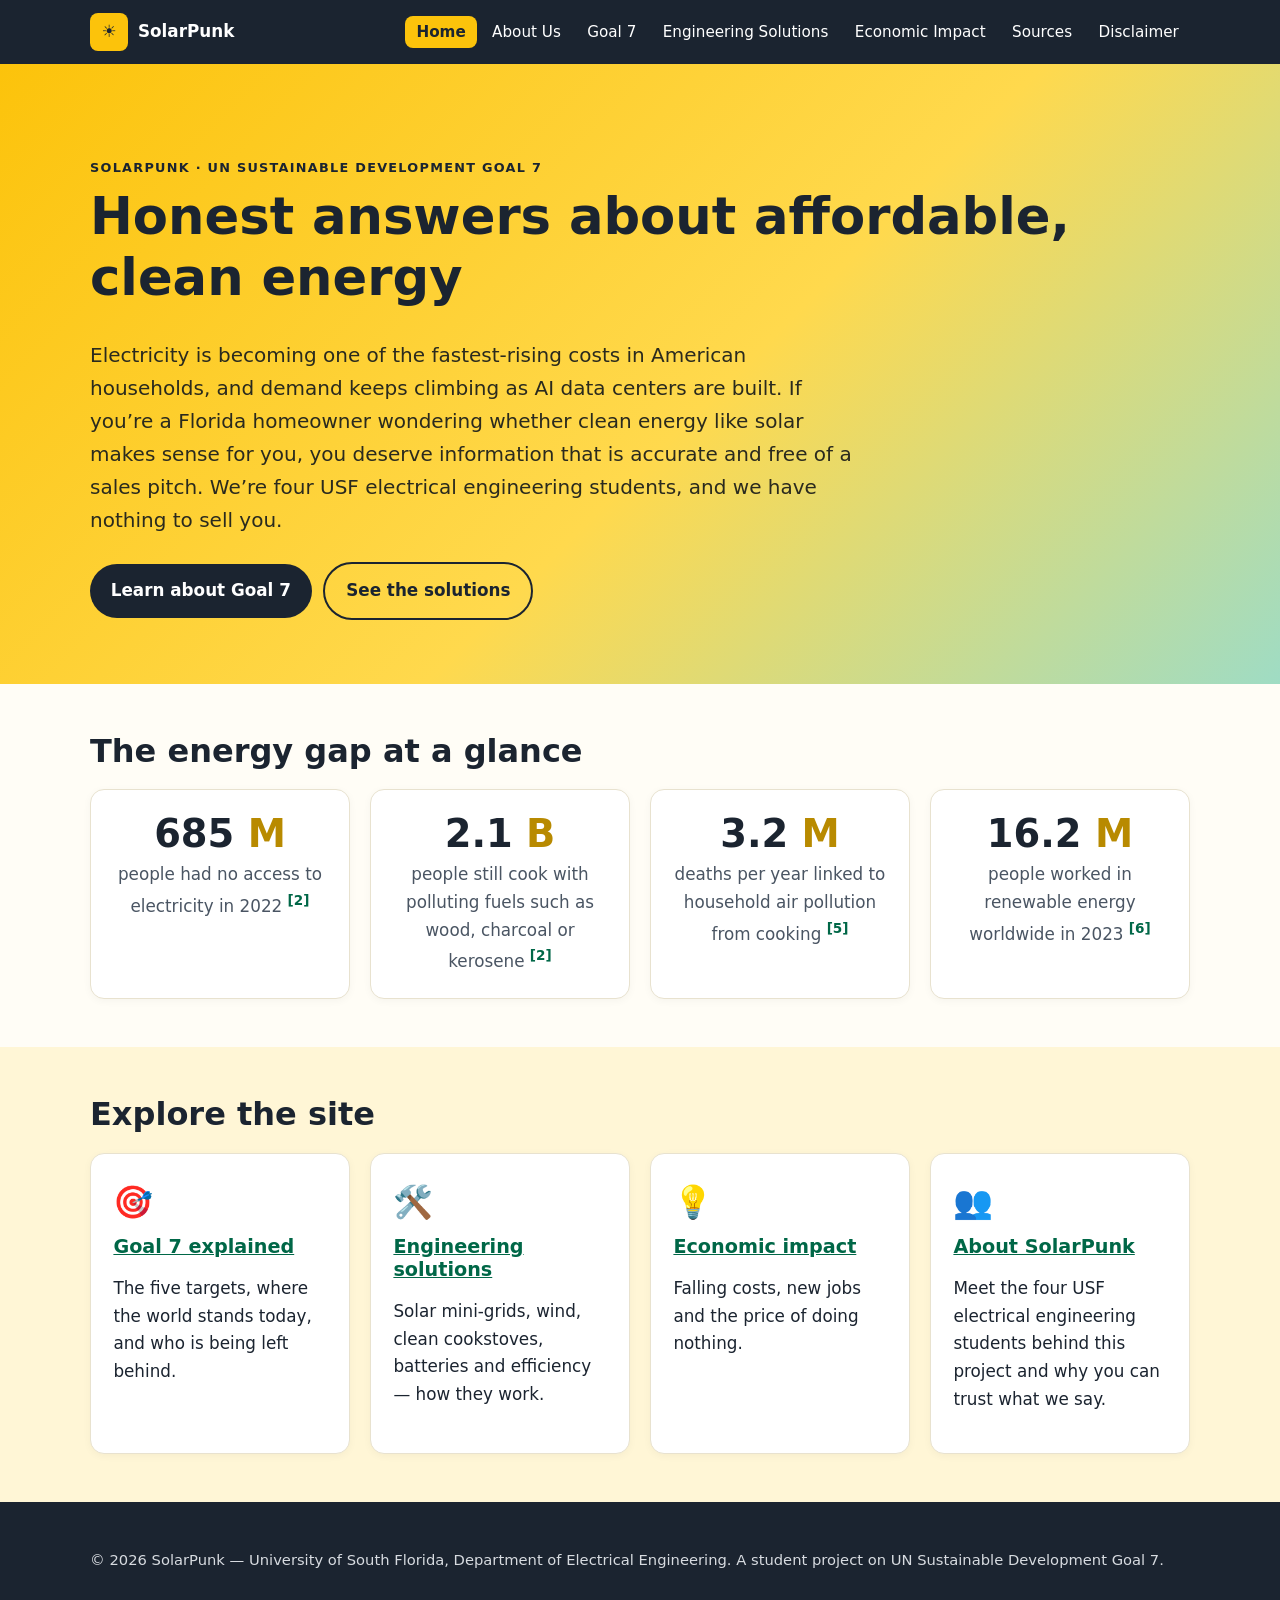
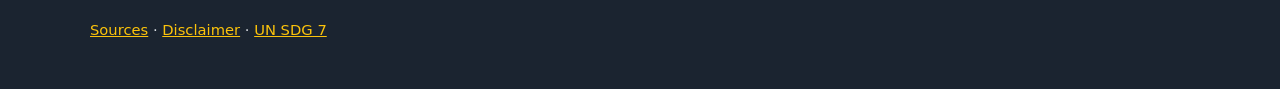
<file: index.html>
<!DOCTYPE html>
<html lang="en">
<head>
  <meta charset="UTF-8">
  <meta name="viewport" content="width=device-width, initial-scale=1">
  <title>Home | SolarPunk – SDG 7</title>
  <meta name="description" content="A public guide to UN Sustainable Development Goal 7: affordable, reliable, sustainable and modern energy for all.">
  <link rel="icon" href="data:image/svg+xml,<svg xmlns='http://www.w3.org/2000/svg' viewBox='0 0 100 100'><text y='.9em' font-size='90'>☀️</text></svg>">
  <link rel="stylesheet" href="css/styles.css">
</head>
<body>
  <a class="skip" href="#main">Skip to main content</a>
  <header class="site-header">
    <nav class="nav container" aria-label="Main">
      <a class="brand" href="index.html"><span class="brand-badge" aria-hidden="true">☀</span> SolarPunk</a>
      <button class="nav-toggle" aria-expanded="false" aria-controls="nav-links">☰ Menu</button>
      <ul class="nav-links" id="nav-links">
        <li><a href="index.html" aria-current="page">Home</a></li>
        <li><a href="about.html">About Us</a></li>
        <li><a href="goal7.html">Goal 7</a></li>
        <li><a href="engineering.html">Engineering Solutions</a></li>
        <li><a href="economic.html">Economic Impact</a></li>
        <li><a href="sources.html">Sources</a></li>
        <li><a href="disclaimer.html">Disclaimer</a></li>
      </ul>
    </nav>
  </header>
  <main id="main">
    <section class="hero">
      <div class="container">
        <p class="eyebrow">SolarPunk · UN Sustainable Development Goal 7</p>
        <h1>Honest answers about affordable, clean energy</h1>
        <p class="lead">Electricity is becoming one of the fastest-rising costs in American households, and demand keeps climbing as AI data centers are built. If you’re a Florida homeowner wondering whether clean energy like solar makes sense for you, you deserve information that is accurate and free of a sales pitch. We’re four USF electrical engineering students, and we have nothing to sell you.</p>
        <a class="btn" href="goal7.html">Learn about Goal 7</a>
        <a class="btn alt" href="engineering.html">See the solutions</a>
      </div>
    </section>

    <section>
      <div class="container">
        <h2>The energy gap at a glance</h2>
        <div class="grid">
          <div class="card stat"><strong>685<span> M</span></strong><p>people had no access to electricity in 2022 <a class="cite" href="sources.html#src2" aria-label="Source 2">[2]</a></p></div>
          <div class="card stat"><strong>2.1<span> B</span></strong><p>people still cook with polluting fuels such as wood, charcoal or kerosene <a class="cite" href="sources.html#src2" aria-label="Source 2">[2]</a></p></div>
          <div class="card stat"><strong>3.2<span> M</span></strong><p>deaths per year linked to household air pollution from cooking <a class="cite" href="sources.html#src5" aria-label="Source 5">[5]</a></p></div>
          <div class="card stat"><strong>16.2<span> M</span></strong><p>people worked in renewable energy worldwide in 2023 <a class="cite" href="sources.html#src6" aria-label="Source 6">[6]</a></p></div>
        </div>
      </div>
    </section>

    <section class="tint">
      <div class="container">
        <h2>Explore the site</h2>
        <div class="grid">
          <article class="card"><div class="icon" aria-hidden="true">🎯</div><h3><a href="goal7.html">Goal 7 explained</a></h3><p>The five targets, where the world stands today, and who is being left behind.</p></article>
          <article class="card"><div class="icon" aria-hidden="true">🛠️</div><h3><a href="engineering.html">Engineering solutions</a></h3><p>Solar mini-grids, wind, clean cookstoves, batteries and efficiency — how they work.</p></article>
          <article class="card"><div class="icon" aria-hidden="true">💡</div><h3><a href="economic.html">Economic impact</a></h3><p>Falling costs, new jobs and the price of doing nothing.</p></article>
          <article class="card"><div class="icon" aria-hidden="true">👥</div><h3><a href="about.html">About SolarPunk</a></h3><p>Meet the four USF electrical engineering students behind this project and why you can trust what we say.</p></article>
        </div>
      </div>
    </section>
  </main>
  <footer class="site-footer">
    <div class="container footer-grid">
      <p>© <span id="year">2026</span> SolarPunk — University of South Florida, Department of Electrical Engineering. A student project on UN Sustainable Development Goal 7.</p>
      <p><a href="sources.html">Sources</a> · <a href="disclaimer.html">Disclaimer</a> · <a href="https://sdgs.un.org/goals/goal7" rel="noopener">UN SDG 7</a></p>
    </div>
  </footer>
  <script src="js/main.js"></script>
</body>
</html>
</file>
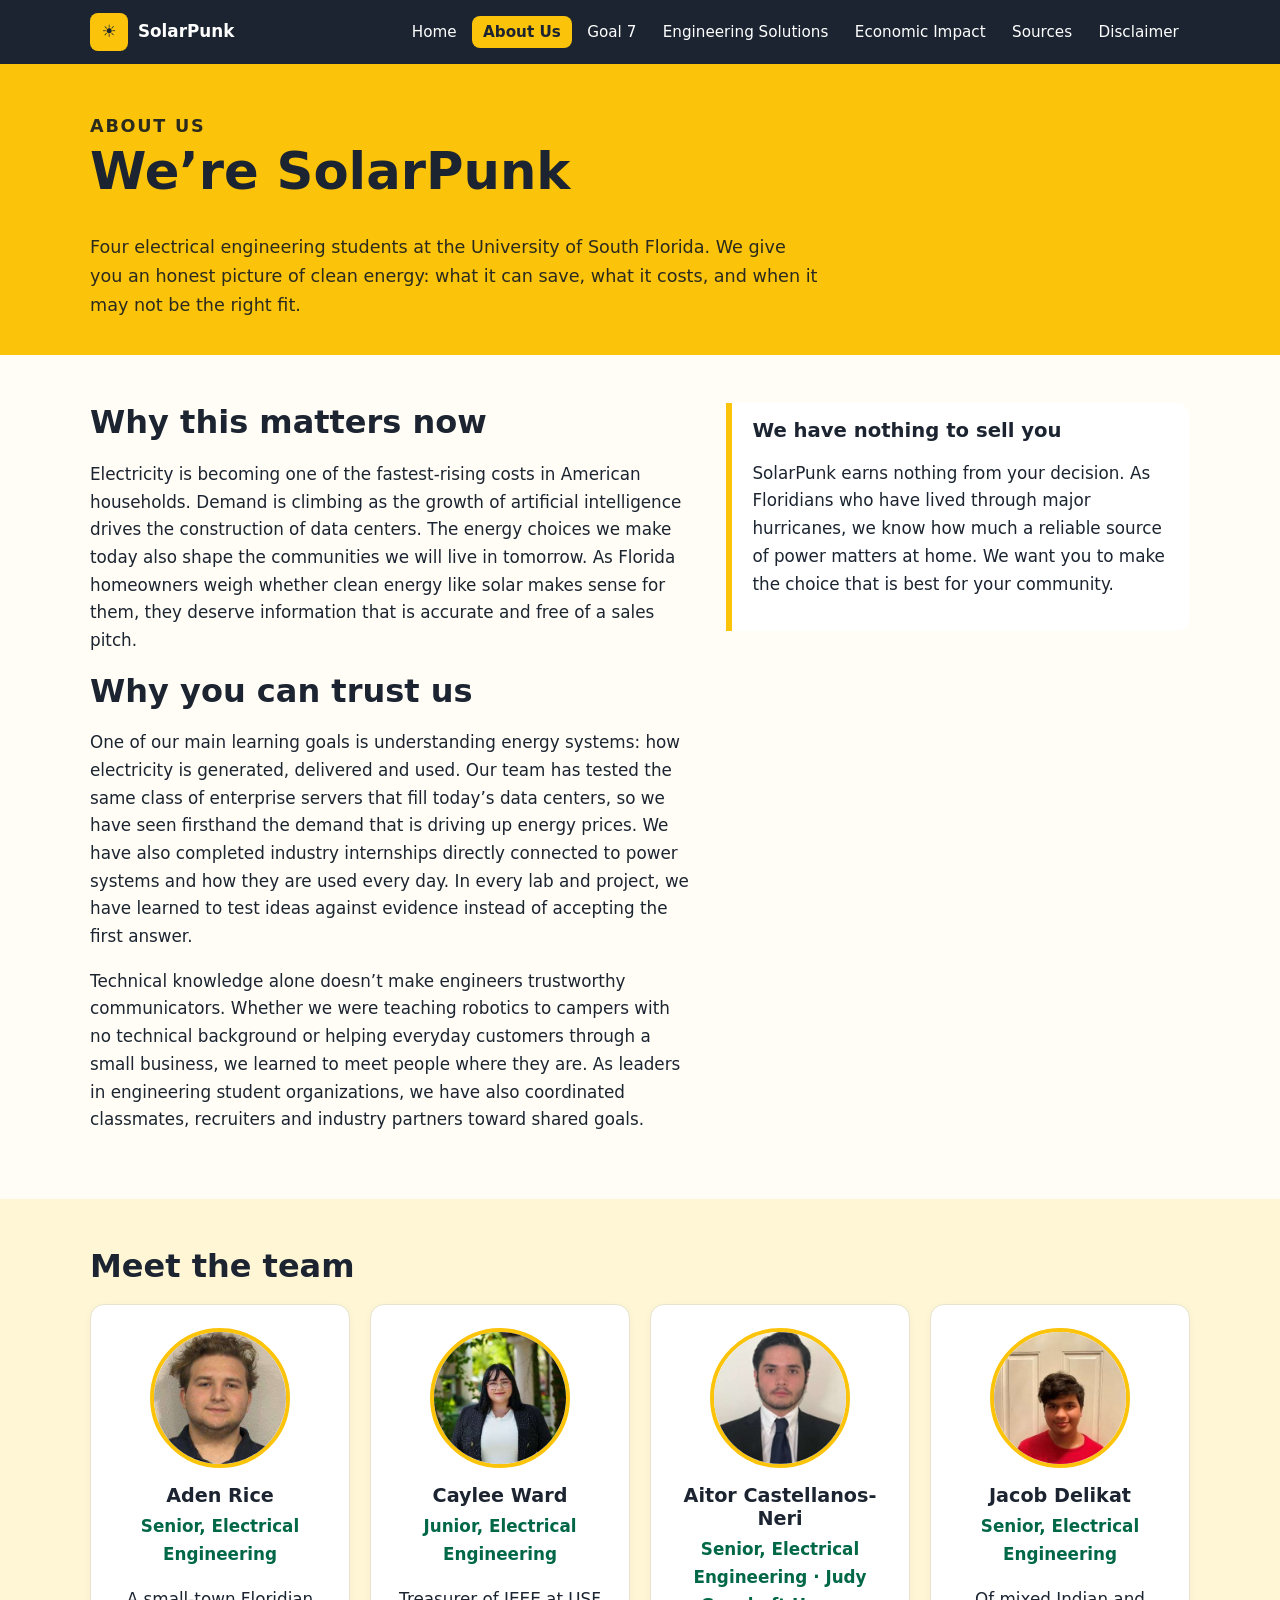
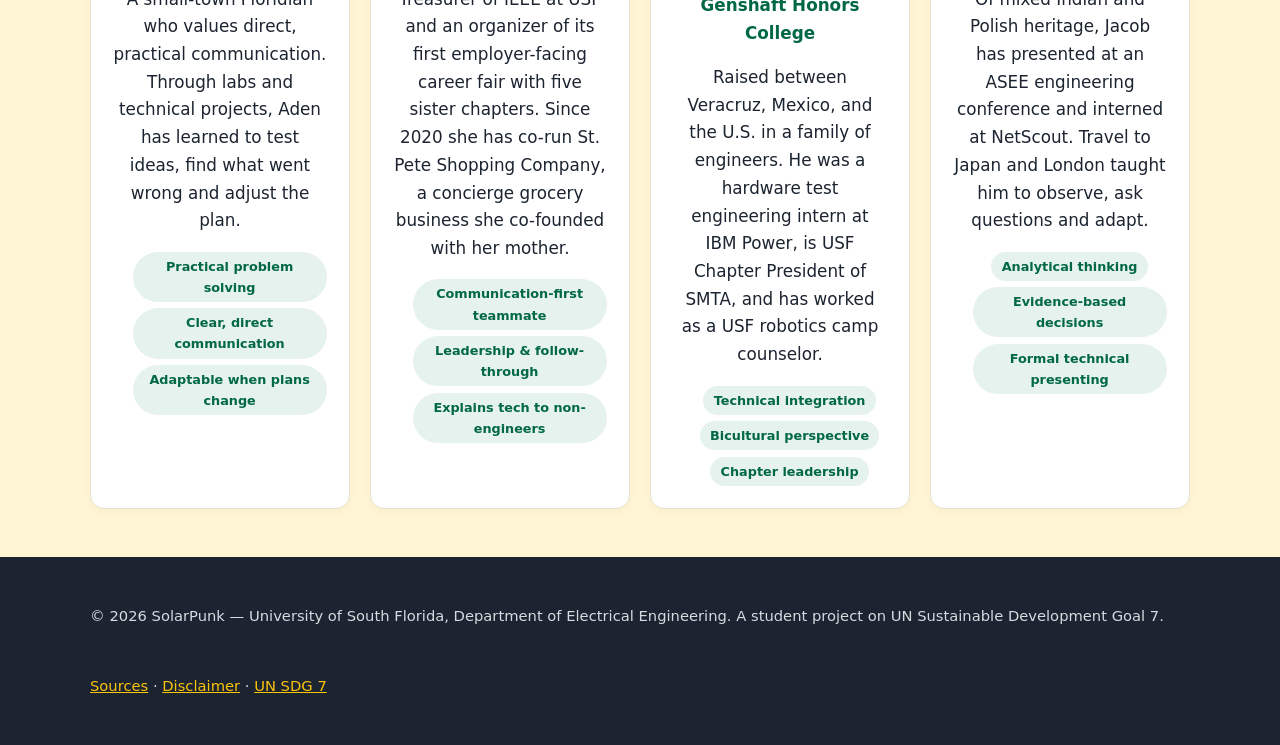
<file: about.html>
<!DOCTYPE html>
<html lang="en">
<head>
  <meta charset="UTF-8">
  <meta name="viewport" content="width=device-width, initial-scale=1">
  <title>About Us | SolarPunk – SDG 7</title>
  <meta name="description" content="Meet SolarPunk, four USF electrical engineering students behind this SDG 7 project.">
  <link rel="icon" href="data:image/svg+xml,<svg xmlns='http://www.w3.org/2000/svg' viewBox='0 0 100 100'><text y='.9em' font-size='90'>☀️</text></svg>">
  <link rel="stylesheet" href="css/styles.css">
</head>
<body>
  <a class="skip" href="#main">Skip to main content</a>
  <header class="site-header">
    <nav class="nav container" aria-label="Main">
      <a class="brand" href="index.html"><span class="brand-badge" aria-hidden="true">☀</span> SolarPunk</a>
      <button class="nav-toggle" aria-expanded="false" aria-controls="nav-links">☰ Menu</button>
      <ul class="nav-links" id="nav-links">
        <li><a href="index.html">Home</a></li>
        <li><a href="about.html" aria-current="page">About Us</a></li>
        <li><a href="goal7.html">Goal 7</a></li>
        <li><a href="engineering.html">Engineering Solutions</a></li>
        <li><a href="economic.html">Economic Impact</a></li>
        <li><a href="sources.html">Sources</a></li>
        <li><a href="disclaimer.html">Disclaimer</a></li>
      </ul>
    </nav>
  </header>
  <main id="main">
    <div class="page-banner"><div class="container">
      <p class="eyebrow">About us</p>
      <h1>We’re SolarPunk</h1>
      <p>Four electrical engineering students at the University of South Florida. We give you an honest picture of clean energy: what it can save, what it costs, and when it may not be the right fit.</p>
    </div></div>
    <section>
      <div class="container two-col">
        <div class="prose">
          <h2>Why this matters now</h2>
          <p>Electricity is becoming one of the fastest-rising costs in American households. Demand is climbing as the growth of artificial intelligence drives the construction of data centers. The energy choices we make today also shape the communities we will live in tomorrow. As Florida homeowners weigh whether clean energy like solar makes sense for them, they deserve information that is accurate and free of a sales pitch.</p>
          <h2>Why you can trust us</h2>
          <p>One of our main learning goals is understanding energy systems: how electricity is generated, delivered and used. Our team has tested the same class of enterprise servers that fill today’s data centers, so we have seen firsthand the demand that is driving up energy prices. We have also completed industry internships directly connected to power systems and how they are used every day. In every lab and project, we have learned to test ideas against evidence instead of accepting the first answer.</p>
          <p>Technical knowledge alone doesn’t make engineers trustworthy communicators. Whether we were teaching robotics to campers with no technical background or helping everyday customers through a small business, we learned to meet people where they are. As leaders in engineering student organizations, we have also coordinated classmates, recruiters and industry partners toward shared goals.</p>
        </div>
        <aside class="callout">
          <h3>We have nothing to sell you</h3>
          <p>SolarPunk earns nothing from your decision. As Floridians who have lived through major hurricanes, we know how much a reliable source of power matters at home. We want you to make the choice that is best for your community.</p>
        </aside>
      </div>
    </section>
    <section class="tint">
      <div class="container">
        <h2>Meet the team</h2>
        <div class="grid team">
          <article class="card member">
            <img class="photo" src="[data-uri]" alt="Portrait of Aden Rice" width="140" height="140" loading="lazy">
            <h3>Aden Rice</h3><p class="role">Senior, Electrical Engineering</p><p>A small-town Floridian who values direct, practical communication. Through labs and technical projects, Aden has learned to test ideas, find what went wrong and adjust the plan.</p>
            <ul class="tags"><li>Practical problem solving</li><li>Clear, direct communication</li><li>Adaptable when plans change</li></ul>
          </article>
          <article class="card member">
            <img class="photo" src="[data-uri]" alt="Portrait of Caylee Ward" width="140" height="140" loading="lazy">
            <h3>Caylee Ward</h3><p class="role">Junior, Electrical Engineering</p><p>Treasurer of IEEE at USF and an organizer of its first employer-facing career fair with five sister chapters. Since 2020 she has co-run St. Pete Shopping Company, a concierge grocery business she co-founded with her mother.</p>
            <ul class="tags"><li>Communication-first teammate</li><li>Leadership &amp; follow-through</li><li>Explains tech to non-engineers</li></ul>
          </article>
          <article class="card member">
            <img class="photo" src="[data-uri]" alt="Portrait of Aitor Castellanos-Neri" width="140" height="140" loading="lazy">
            <h3>Aitor Castellanos-Neri</h3><p class="role">Senior, Electrical Engineering · Judy Genshaft Honors College</p><p>Raised between Veracruz, Mexico, and the U.S. in a family of engineers. He was a hardware test engineering intern at IBM Power, is USF Chapter President of SMTA, and has worked as a USF robotics camp counselor.</p>
            <ul class="tags"><li>Technical integration</li><li>Bicultural perspective</li><li>Chapter leadership</li></ul>
          </article>
          <article class="card member">
            <img class="photo" src="[data-uri]" alt="Portrait of Jacob Delikat" width="140" height="140" loading="lazy">
            <h3>Jacob Delikat</h3><p class="role">Senior, Electrical Engineering</p><p>Of mixed Indian and Polish heritage, Jacob has presented at an ASEE engineering conference and interned at NetScout. Travel to Japan and London taught him to observe, ask questions and adapt.</p>
            <ul class="tags"><li>Analytical thinking</li><li>Evidence-based decisions</li><li>Formal technical presenting</li></ul>
          </article>
        </div>
      </div>
    </section>
  </main>
  <footer class="site-footer">
    <div class="container footer-grid">
      <p>© <span id="year">2026</span> SolarPunk — University of South Florida, Department of Electrical Engineering. A student project on UN Sustainable Development Goal 7.</p>
      <p><a href="sources.html">Sources</a> · <a href="disclaimer.html">Disclaimer</a> · <a href="https://sdgs.un.org/goals/goal7" rel="noopener">UN SDG 7</a></p>
    </div>
  </footer>
  <script src="js/main.js"></script>
</body>
</html>
</file>
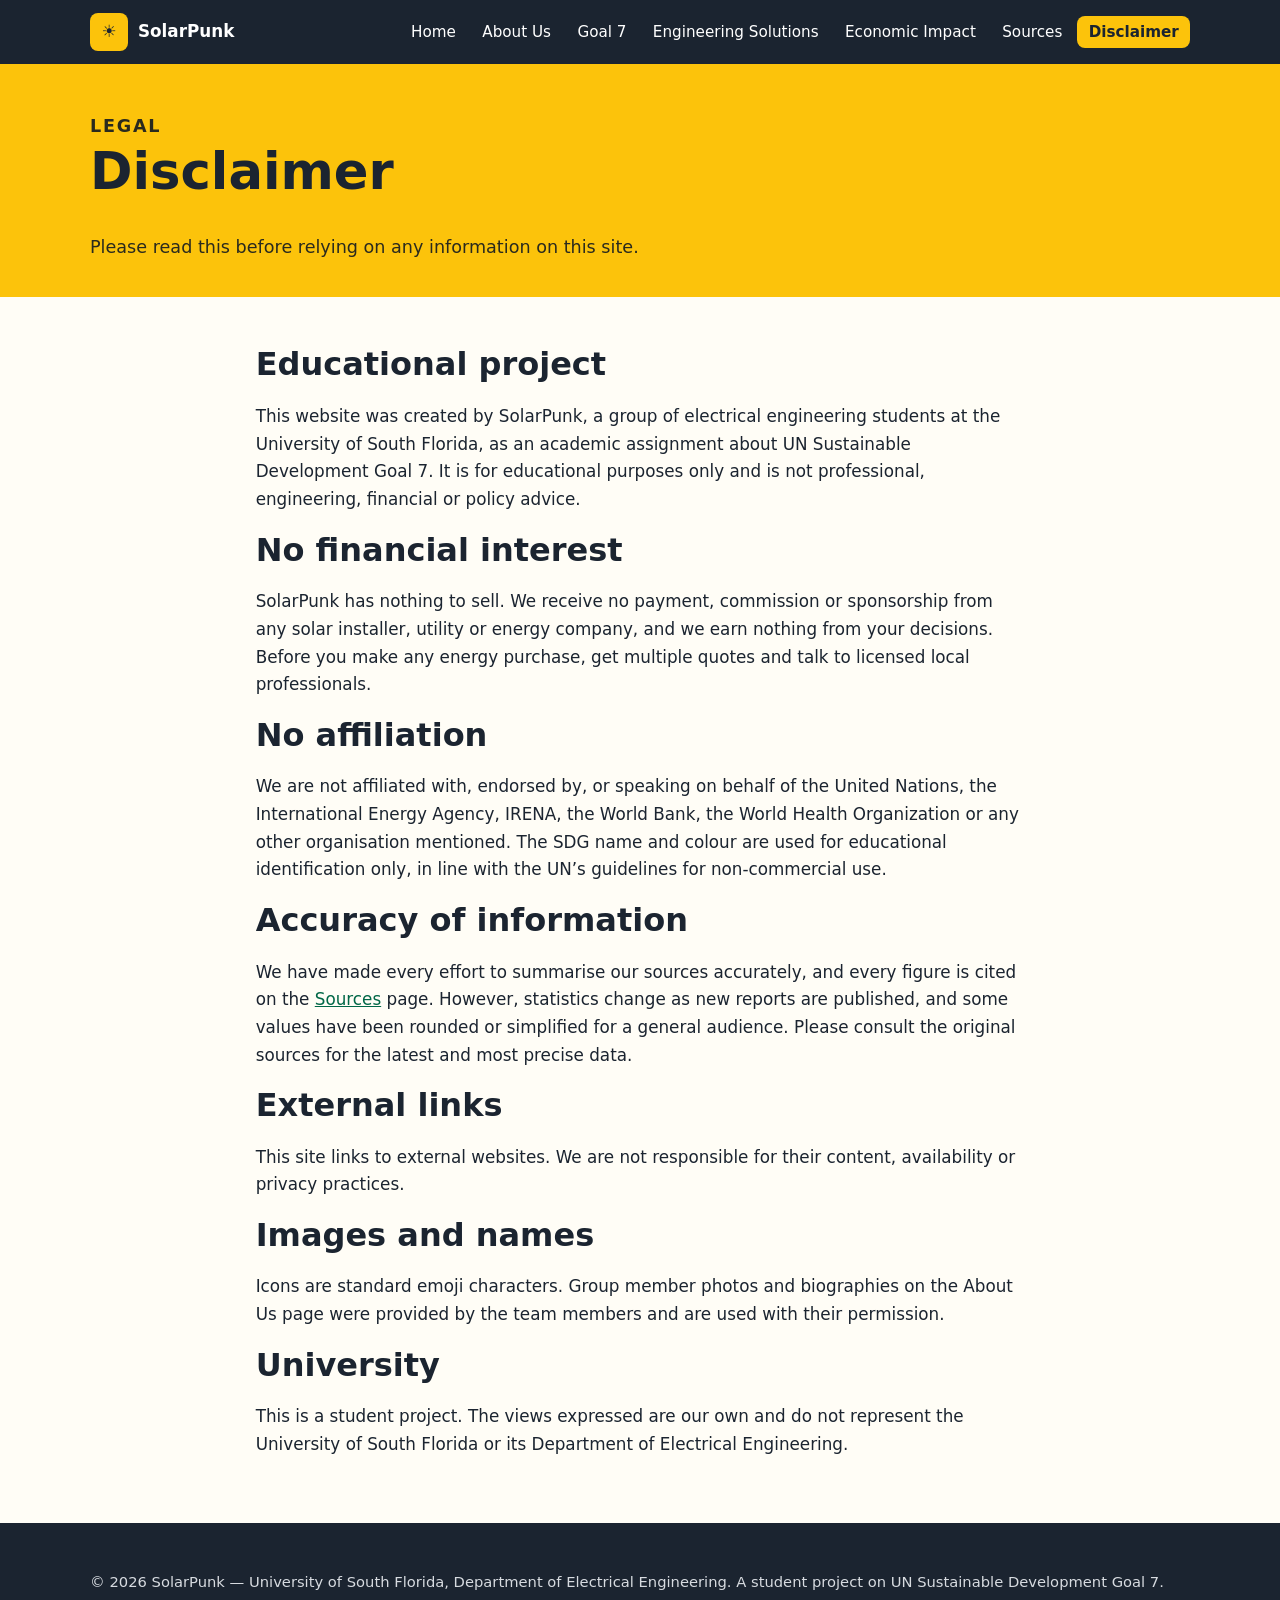
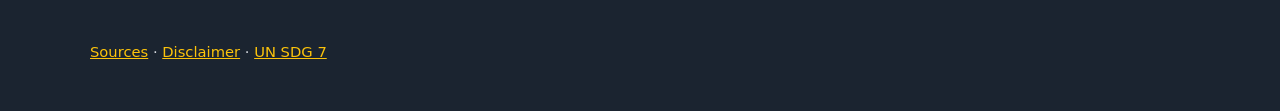
<file: disclaimer.html>
<!DOCTYPE html>
<html lang="en">
<head>
  <meta charset="UTF-8">
  <meta name="viewport" content="width=device-width, initial-scale=1">
  <title>Disclaimer | SolarPunk – SDG 7</title>
  <meta name="description" content="Disclaimer for the SolarPunk student SDG 7 website.">
  <link rel="icon" href="data:image/svg+xml,<svg xmlns='http://www.w3.org/2000/svg' viewBox='0 0 100 100'><text y='.9em' font-size='90'>☀️</text></svg>">
  <link rel="stylesheet" href="css/styles.css">
</head>
<body>
  <a class="skip" href="#main">Skip to main content</a>
  <header class="site-header">
    <nav class="nav container" aria-label="Main">
      <a class="brand" href="index.html"><span class="brand-badge" aria-hidden="true">☀</span> SolarPunk</a>
      <button class="nav-toggle" aria-expanded="false" aria-controls="nav-links">☰ Menu</button>
      <ul class="nav-links" id="nav-links">
        <li><a href="index.html">Home</a></li>
        <li><a href="about.html">About Us</a></li>
        <li><a href="goal7.html">Goal 7</a></li>
        <li><a href="engineering.html">Engineering Solutions</a></li>
        <li><a href="economic.html">Economic Impact</a></li>
        <li><a href="sources.html">Sources</a></li>
        <li><a href="disclaimer.html" aria-current="page">Disclaimer</a></li>
      </ul>
    </nav>
  </header>
  <main id="main">
    <div class="page-banner"><div class="container">
      <p class="eyebrow">Legal</p>
      <h1>Disclaimer</h1>
      <p>Please read this before relying on any information on this site.</p>
    </div></div>
    <section>
      <div class="container prose">
        <h2>Educational project</h2>
        <p>This website was created by SolarPunk, a group of electrical engineering students at the University of South Florida, as an academic assignment about UN Sustainable Development Goal 7. It is for educational purposes only and is not professional, engineering, financial or policy advice.</p>
        <h2>No financial interest</h2>
        <p>SolarPunk has nothing to sell. We receive no payment, commission or sponsorship from any solar installer, utility or energy company, and we earn nothing from your decisions. Before you make any energy purchase, get multiple quotes and talk to licensed local professionals.</p>
        <h2>No affiliation</h2>
        <p>We are not affiliated with, endorsed by, or speaking on behalf of the United Nations, the International Energy Agency, IRENA, the World Bank, the World Health Organization or any other organisation mentioned. The SDG name and colour are used for educational identification only, in line with the UN’s guidelines for non-commercial use.</p>
        <h2>Accuracy of information</h2>
        <p>We have made every effort to summarise our sources accurately, and every figure is cited on the <a href="sources.html">Sources</a> page. However, statistics change as new reports are published, and some values have been rounded or simplified for a general audience. Please consult the original sources for the latest and most precise data.</p>
        <h2>External links</h2>
        <p>This site links to external websites. We are not responsible for their content, availability or privacy practices.</p>
        <h2>Images and names</h2>
        <p>Icons are standard emoji characters. Group member photos and biographies on the About Us page were provided by the team members and are used with their permission.</p>
        <h2>University</h2>
        <p>This is a student project. The views expressed are our own and do not represent the University of South Florida or its Department of Electrical Engineering.</p>
      </div>
    </section>
  </main>
  <footer class="site-footer">
    <div class="container footer-grid">
      <p>© <span id="year">2026</span> SolarPunk — University of South Florida, Department of Electrical Engineering. A student project on UN Sustainable Development Goal 7.</p>
      <p><a href="sources.html">Sources</a> · <a href="disclaimer.html">Disclaimer</a> · <a href="https://sdgs.un.org/goals/goal7" rel="noopener">UN SDG 7</a></p>
    </div>
  </footer>
  <script src="js/main.js"></script>
</body>
</html>
</file>
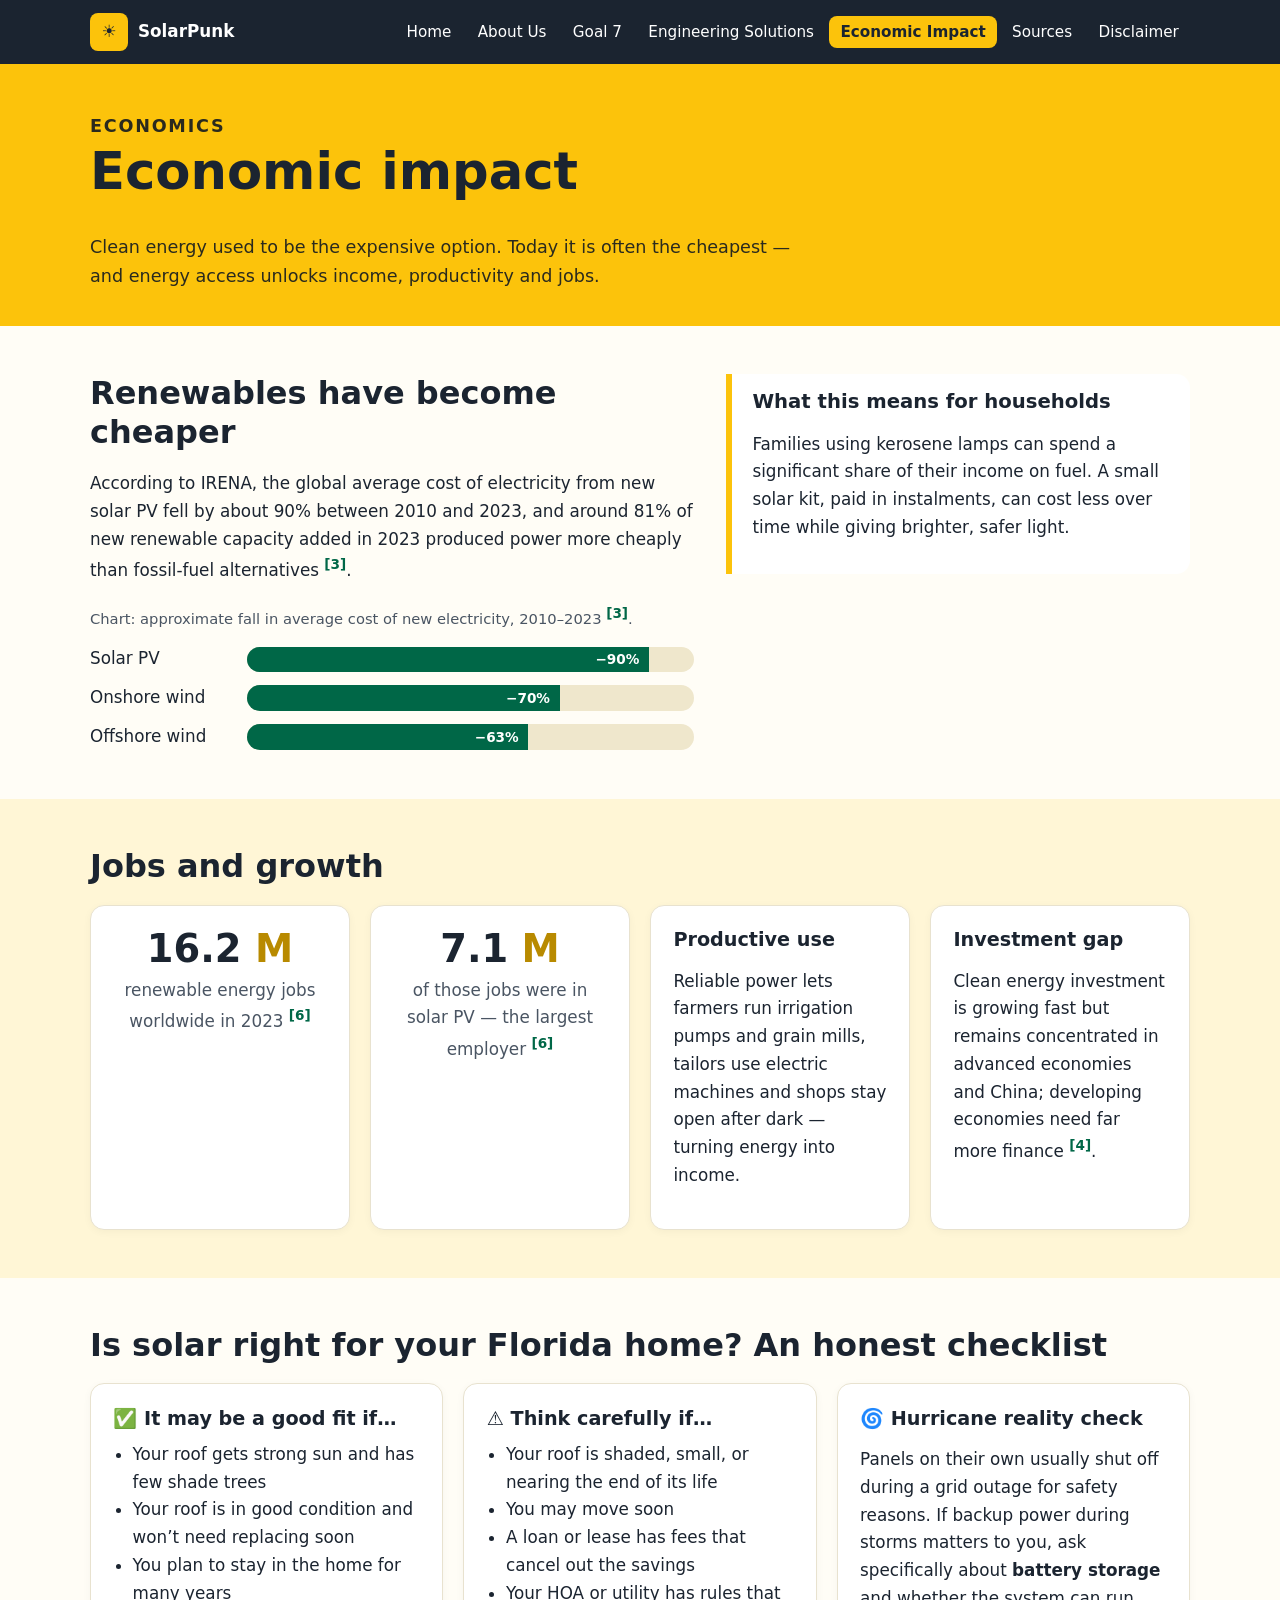
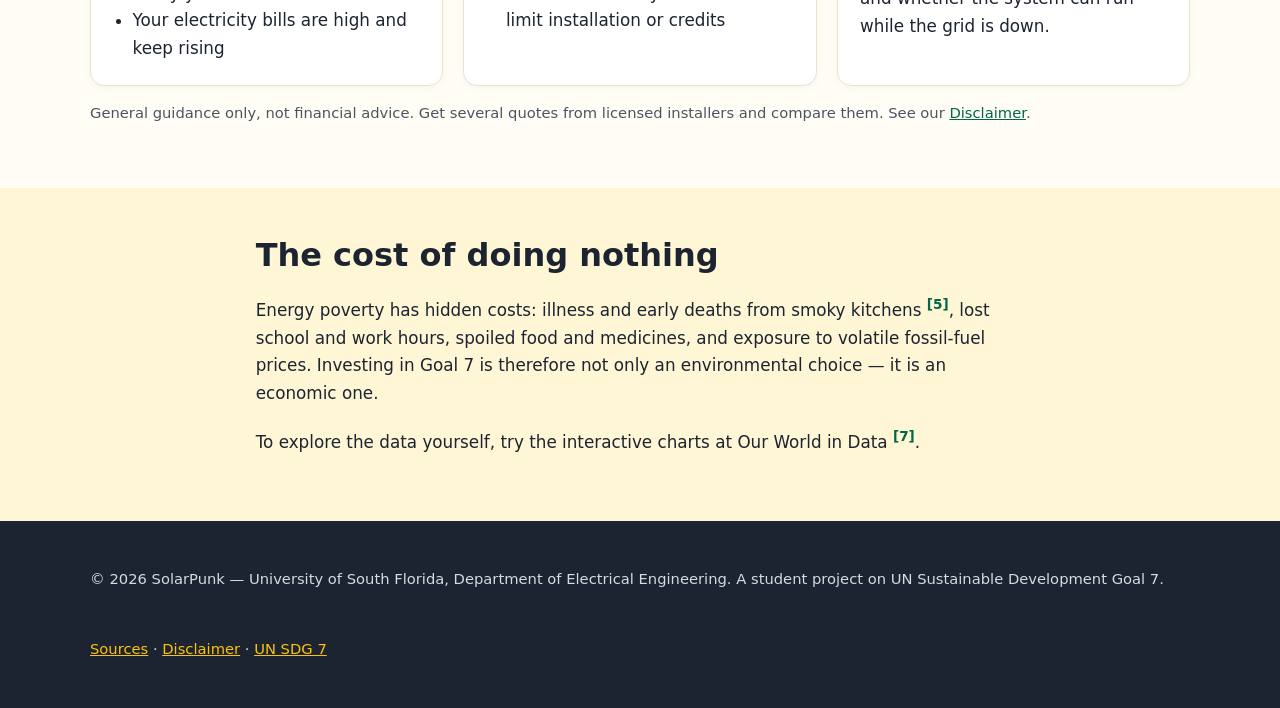
<file: economic.html>
<!DOCTYPE html>
<html lang="en">
<head>
  <meta charset="UTF-8">
  <meta name="viewport" content="width=device-width, initial-scale=1">
  <title>Economic Impact | SolarPunk – SDG 7</title>
  <meta name="description" content="The economics of SDG 7: falling renewable costs, green jobs, and the cost of energy poverty.">
  <link rel="icon" href="data:image/svg+xml,<svg xmlns='http://www.w3.org/2000/svg' viewBox='0 0 100 100'><text y='.9em' font-size='90'>☀️</text></svg>">
  <link rel="stylesheet" href="css/styles.css">
</head>
<body>
  <a class="skip" href="#main">Skip to main content</a>
  <header class="site-header">
    <nav class="nav container" aria-label="Main">
      <a class="brand" href="index.html"><span class="brand-badge" aria-hidden="true">☀</span> SolarPunk</a>
      <button class="nav-toggle" aria-expanded="false" aria-controls="nav-links">☰ Menu</button>
      <ul class="nav-links" id="nav-links">
        <li><a href="index.html">Home</a></li>
        <li><a href="about.html">About Us</a></li>
        <li><a href="goal7.html">Goal 7</a></li>
        <li><a href="engineering.html">Engineering Solutions</a></li>
        <li><a href="economic.html" aria-current="page">Economic Impact</a></li>
        <li><a href="sources.html">Sources</a></li>
        <li><a href="disclaimer.html">Disclaimer</a></li>
      </ul>
    </nav>
  </header>
  <main id="main">
    <div class="page-banner"><div class="container">
      <p class="eyebrow">Economics</p>
      <h1>Economic impact</h1>
      <p>Clean energy used to be the expensive option. Today it is often the cheapest — and energy access unlocks income, productivity and jobs.</p>
    </div></div>
    <section>
      <div class="container two-col">
        <div>
          <h2>Renewables have become cheaper</h2>
          <p>According to IRENA, the global average cost of electricity from new solar PV fell by about 90% between 2010 and 2023, and around 81% of new renewable capacity added in 2023 produced power more cheaply than fossil-fuel alternatives <a class="cite" href="sources.html#src3" aria-label="Source 3">[3]</a>.</p>
          <p class="note">Chart: approximate fall in average cost of new electricity, 2010–2023 <a class="cite" href="sources.html#src3" aria-label="Source 3">[3]</a>.</p>
          <div class="bars" role="img" aria-label="Bar chart: solar PV costs fell about 90 percent, onshore wind about 70 percent, offshore wind about 63 percent between 2010 and 2023.">
            <div class="bar"><span>Solar PV</span><div class="bar-track"><div class="bar-fill" data-width="90%">−90%</div></div></div>
            <div class="bar"><span>Onshore wind</span><div class="bar-track"><div class="bar-fill" data-width="70%">−70%</div></div></div>
            <div class="bar"><span>Offshore wind</span><div class="bar-track"><div class="bar-fill" data-width="63%">−63%</div></div></div>
          </div>
        </div>
        <aside class="callout">
          <h3>What this means for households</h3>
          <p>Families using kerosene lamps can spend a significant share of their income on fuel. A small solar kit, paid in instalments, can cost less over time while giving brighter, safer light.</p>
        </aside>
      </div>
    </section>
    <section class="tint">
      <div class="container">
        <h2>Jobs and growth</h2>
        <div class="grid">
          <div class="card stat"><strong>16.2<span> M</span></strong><p>renewable energy jobs worldwide in 2023 <a class="cite" href="sources.html#src6" aria-label="Source 6">[6]</a></p></div>
          <div class="card stat"><strong>7.1<span> M</span></strong><p>of those jobs were in solar PV — the largest employer <a class="cite" href="sources.html#src6" aria-label="Source 6">[6]</a></p></div>
          <div class="card"><h3>Productive use</h3><p>Reliable power lets farmers run irrigation pumps and grain mills, tailors use electric machines and shops stay open after dark — turning energy into income.</p></div>
          <div class="card"><h3>Investment gap</h3><p>Clean energy investment is growing fast but remains concentrated in advanced economies and China; developing economies need far more finance <a class="cite" href="sources.html#src4" aria-label="Source 4">[4]</a>.</p></div>
        </div>
      </div>
    </section>
    <section>
      <div class="container">
        <h2>Is solar right for your Florida home? An honest checklist</h2>
        <div class="grid">
          <div class="card"><h3>✅ It may be a good fit if…</h3><ul><li>Your roof gets strong sun and has few shade trees</li><li>Your roof is in good condition and won’t need replacing soon</li><li>You plan to stay in the home for many years</li><li>Your electricity bills are high and keep rising</li></ul></div>
          <div class="card"><h3>⚠️ Think carefully if…</h3><ul><li>Your roof is shaded, small, or nearing the end of its life</li><li>You may move soon</li><li>A loan or lease has fees that cancel out the savings</li><li>Your HOA or utility has rules that limit installation or credits</li></ul></div>
          <div class="card"><h3>🌀 Hurricane reality check</h3><p>Panels on their own usually shut off during a grid outage for safety reasons. If backup power during storms matters to you, ask specifically about <strong>battery storage</strong> and whether the system can run while the grid is down.</p></div>
        </div>
        <p class="note">General guidance only, not financial advice. Get several quotes from licensed installers and compare them. See our <a href="disclaimer.html">Disclaimer</a>.</p>
      </div>
    </section>
    <section class="tint">
      <div class="container prose">
        <h2>The cost of doing nothing</h2>
        <p>Energy poverty has hidden costs: illness and early deaths from smoky kitchens <a class="cite" href="sources.html#src5" aria-label="Source 5">[5]</a>, lost school and work hours, spoiled food and medicines, and exposure to volatile fossil-fuel prices. Investing in Goal 7 is therefore not only an environmental choice — it is an economic one.</p>
        <p>To explore the data yourself, try the interactive charts at Our World in Data <a class="cite" href="sources.html#src7" aria-label="Source 7">[7]</a>.</p>
      </div>
    </section>
  </main>
  <footer class="site-footer">
    <div class="container footer-grid">
      <p>© <span id="year">2026</span> SolarPunk — University of South Florida, Department of Electrical Engineering. A student project on UN Sustainable Development Goal 7.</p>
      <p><a href="sources.html">Sources</a> · <a href="disclaimer.html">Disclaimer</a> · <a href="https://sdgs.un.org/goals/goal7" rel="noopener">UN SDG 7</a></p>
    </div>
  </footer>
  <script src="js/main.js"></script>
</body>
</html>
</file>
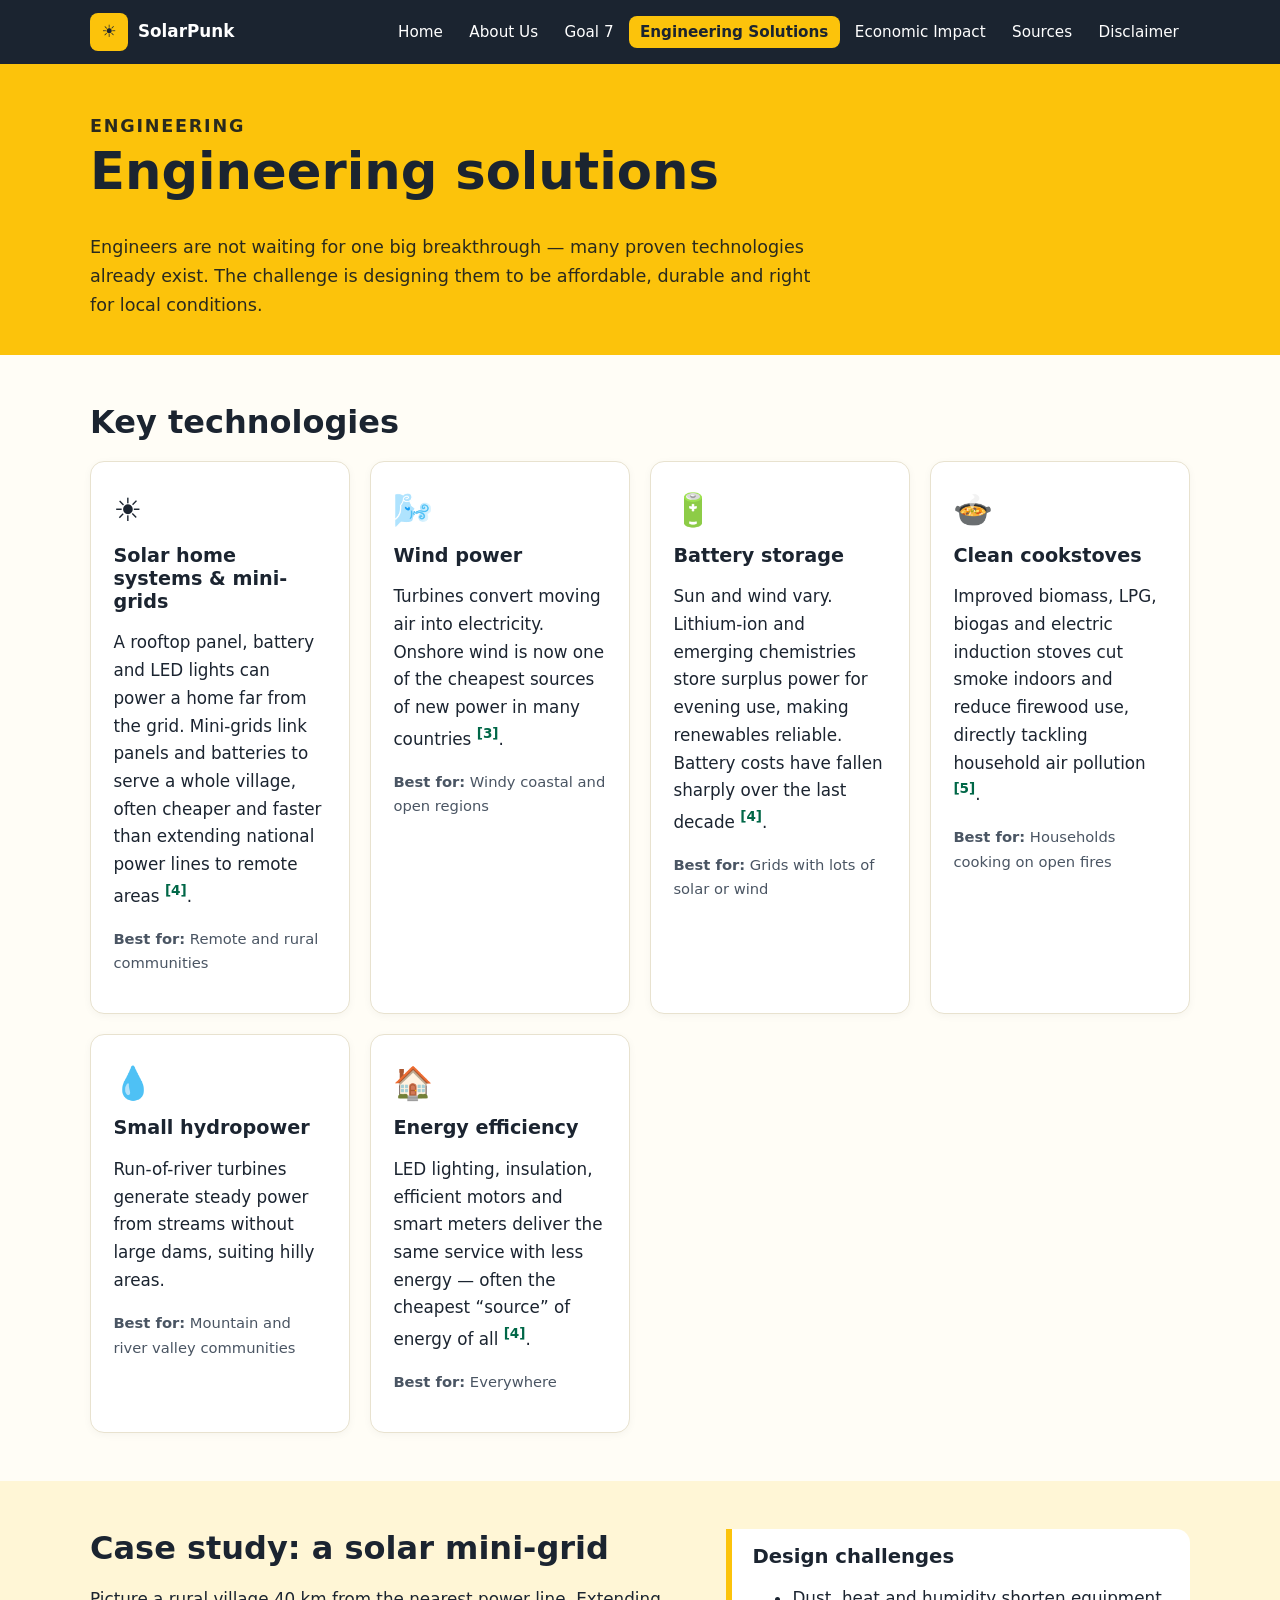
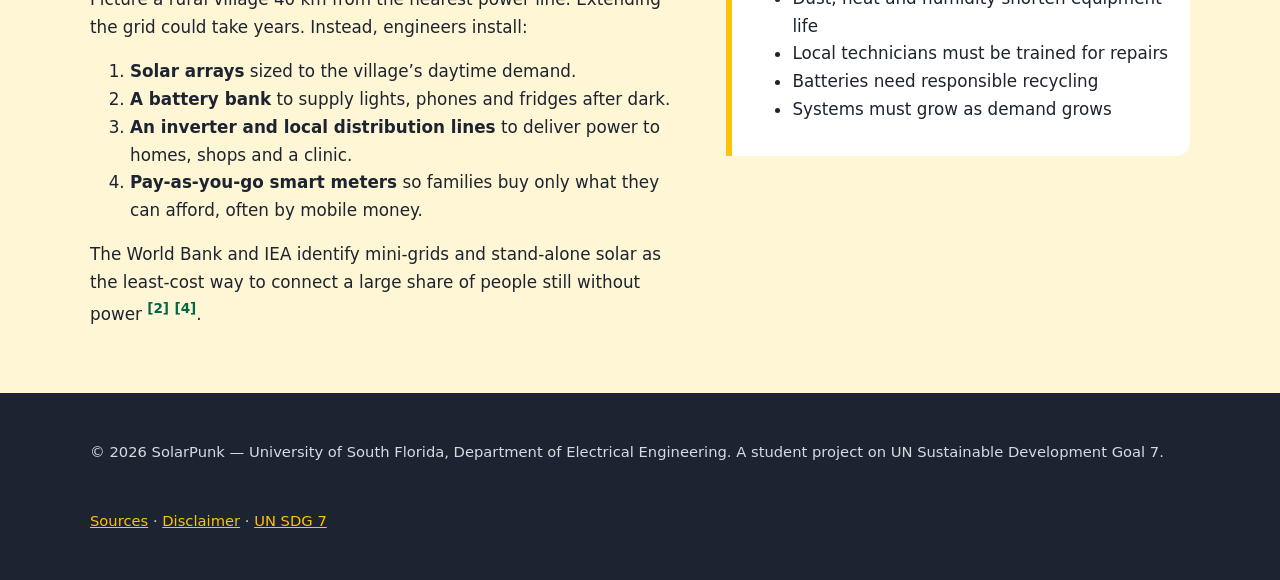
<file: engineering.html>
<!DOCTYPE html>
<html lang="en">
<head>
  <meta charset="UTF-8">
  <meta name="viewport" content="width=device-width, initial-scale=1">
  <title>Engineering Solutions | SolarPunk – SDG 7</title>
  <meta name="description" content="Engineering technologies helping achieve SDG 7: solar, wind, storage, clean cooking and efficiency.">
  <link rel="icon" href="data:image/svg+xml,<svg xmlns='http://www.w3.org/2000/svg' viewBox='0 0 100 100'><text y='.9em' font-size='90'>☀️</text></svg>">
  <link rel="stylesheet" href="css/styles.css">
</head>
<body>
  <a class="skip" href="#main">Skip to main content</a>
  <header class="site-header">
    <nav class="nav container" aria-label="Main">
      <a class="brand" href="index.html"><span class="brand-badge" aria-hidden="true">☀</span> SolarPunk</a>
      <button class="nav-toggle" aria-expanded="false" aria-controls="nav-links">☰ Menu</button>
      <ul class="nav-links" id="nav-links">
        <li><a href="index.html">Home</a></li>
        <li><a href="about.html">About Us</a></li>
        <li><a href="goal7.html">Goal 7</a></li>
        <li><a href="engineering.html" aria-current="page">Engineering Solutions</a></li>
        <li><a href="economic.html">Economic Impact</a></li>
        <li><a href="sources.html">Sources</a></li>
        <li><a href="disclaimer.html">Disclaimer</a></li>
      </ul>
    </nav>
  </header>
  <main id="main">
    <div class="page-banner"><div class="container">
      <p class="eyebrow">Engineering</p>
      <h1>Engineering solutions</h1>
      <p>Engineers are not waiting for one big breakthrough — many proven technologies already exist. The challenge is designing them to be affordable, durable and right for local conditions.</p>
    </div></div>
    <section>
      <div class="container">
        <h2>Key technologies</h2>
        <div class="grid">
          <article class="card"><div class="icon" aria-hidden="true">☀️</div><h3>Solar home systems &amp; mini-grids</h3><p>A rooftop panel, battery and LED lights can power a home far from the grid. Mini-grids link panels and batteries to serve a whole village, often cheaper and faster than extending national power lines to remote areas <a class="cite" href="sources.html#src4" aria-label="Source 4">[4]</a>.</p><p class="note"><strong>Best for:</strong> Remote and rural communities</p></article>
          <article class="card"><div class="icon" aria-hidden="true">🌬️</div><h3>Wind power</h3><p>Turbines convert moving air into electricity. Onshore wind is now one of the cheapest sources of new power in many countries <a class="cite" href="sources.html#src3" aria-label="Source 3">[3]</a>.</p><p class="note"><strong>Best for:</strong> Windy coastal and open regions</p></article>
          <article class="card"><div class="icon" aria-hidden="true">🔋</div><h3>Battery storage</h3><p>Sun and wind vary. Lithium-ion and emerging chemistries store surplus power for evening use, making renewables reliable. Battery costs have fallen sharply over the last decade <a class="cite" href="sources.html#src4" aria-label="Source 4">[4]</a>.</p><p class="note"><strong>Best for:</strong> Grids with lots of solar or wind</p></article>
          <article class="card"><div class="icon" aria-hidden="true">🍲</div><h3>Clean cookstoves</h3><p>Improved biomass, LPG, biogas and electric induction stoves cut smoke indoors and reduce firewood use, directly tackling household air pollution <a class="cite" href="sources.html#src5" aria-label="Source 5">[5]</a>.</p><p class="note"><strong>Best for:</strong> Households cooking on open fires</p></article>
          <article class="card"><div class="icon" aria-hidden="true">💧</div><h3>Small hydropower</h3><p>Run-of-river turbines generate steady power from streams without large dams, suiting hilly areas.</p><p class="note"><strong>Best for:</strong> Mountain and river valley communities</p></article>
          <article class="card"><div class="icon" aria-hidden="true">🏠</div><h3>Energy efficiency</h3><p>LED lighting, insulation, efficient motors and smart meters deliver the same service with less energy — often the cheapest “source” of energy of all <a class="cite" href="sources.html#src4" aria-label="Source 4">[4]</a>.</p><p class="note"><strong>Best for:</strong> Everywhere</p></article>
        </div>
      </div>
    </section>
    <section class="tint">
      <div class="container two-col">
        <div class="prose">
          <h2>Case study: a solar mini-grid</h2>
          <p>Picture a rural village 40 km from the nearest power line. Extending the grid could take years. Instead, engineers install:</p>
          <ol>
            <li><strong>Solar arrays</strong> sized to the village’s daytime demand.</li>
            <li><strong>A battery bank</strong> to supply lights, phones and fridges after dark.</li>
            <li><strong>An inverter and local distribution lines</strong> to deliver power to homes, shops and a clinic.</li>
            <li><strong>Pay-as-you-go smart meters</strong> so families buy only what they can afford, often by mobile money.</li>
          </ol>
          <p>The World Bank and IEA identify mini-grids and stand-alone solar as the least-cost way to connect a large share of people still without power <a class="cite" href="sources.html#src2" aria-label="Source 2">[2]</a> <a class="cite" href="sources.html#src4" aria-label="Source 4">[4]</a>.</p>
        </div>
        <aside class="callout">
          <h3>Design challenges</h3>
          <ul>
            <li>Dust, heat and humidity shorten equipment life</li>
            <li>Local technicians must be trained for repairs</li>
            <li>Batteries need responsible recycling</li>
            <li>Systems must grow as demand grows</li>
          </ul>
        </aside>
      </div>
    </section>
  </main>
  <footer class="site-footer">
    <div class="container footer-grid">
      <p>© <span id="year">2026</span> SolarPunk — University of South Florida, Department of Electrical Engineering. A student project on UN Sustainable Development Goal 7.</p>
      <p><a href="sources.html">Sources</a> · <a href="disclaimer.html">Disclaimer</a> · <a href="https://sdgs.un.org/goals/goal7" rel="noopener">UN SDG 7</a></p>
    </div>
  </footer>
  <script src="js/main.js"></script>
</body>
</html>
</file>
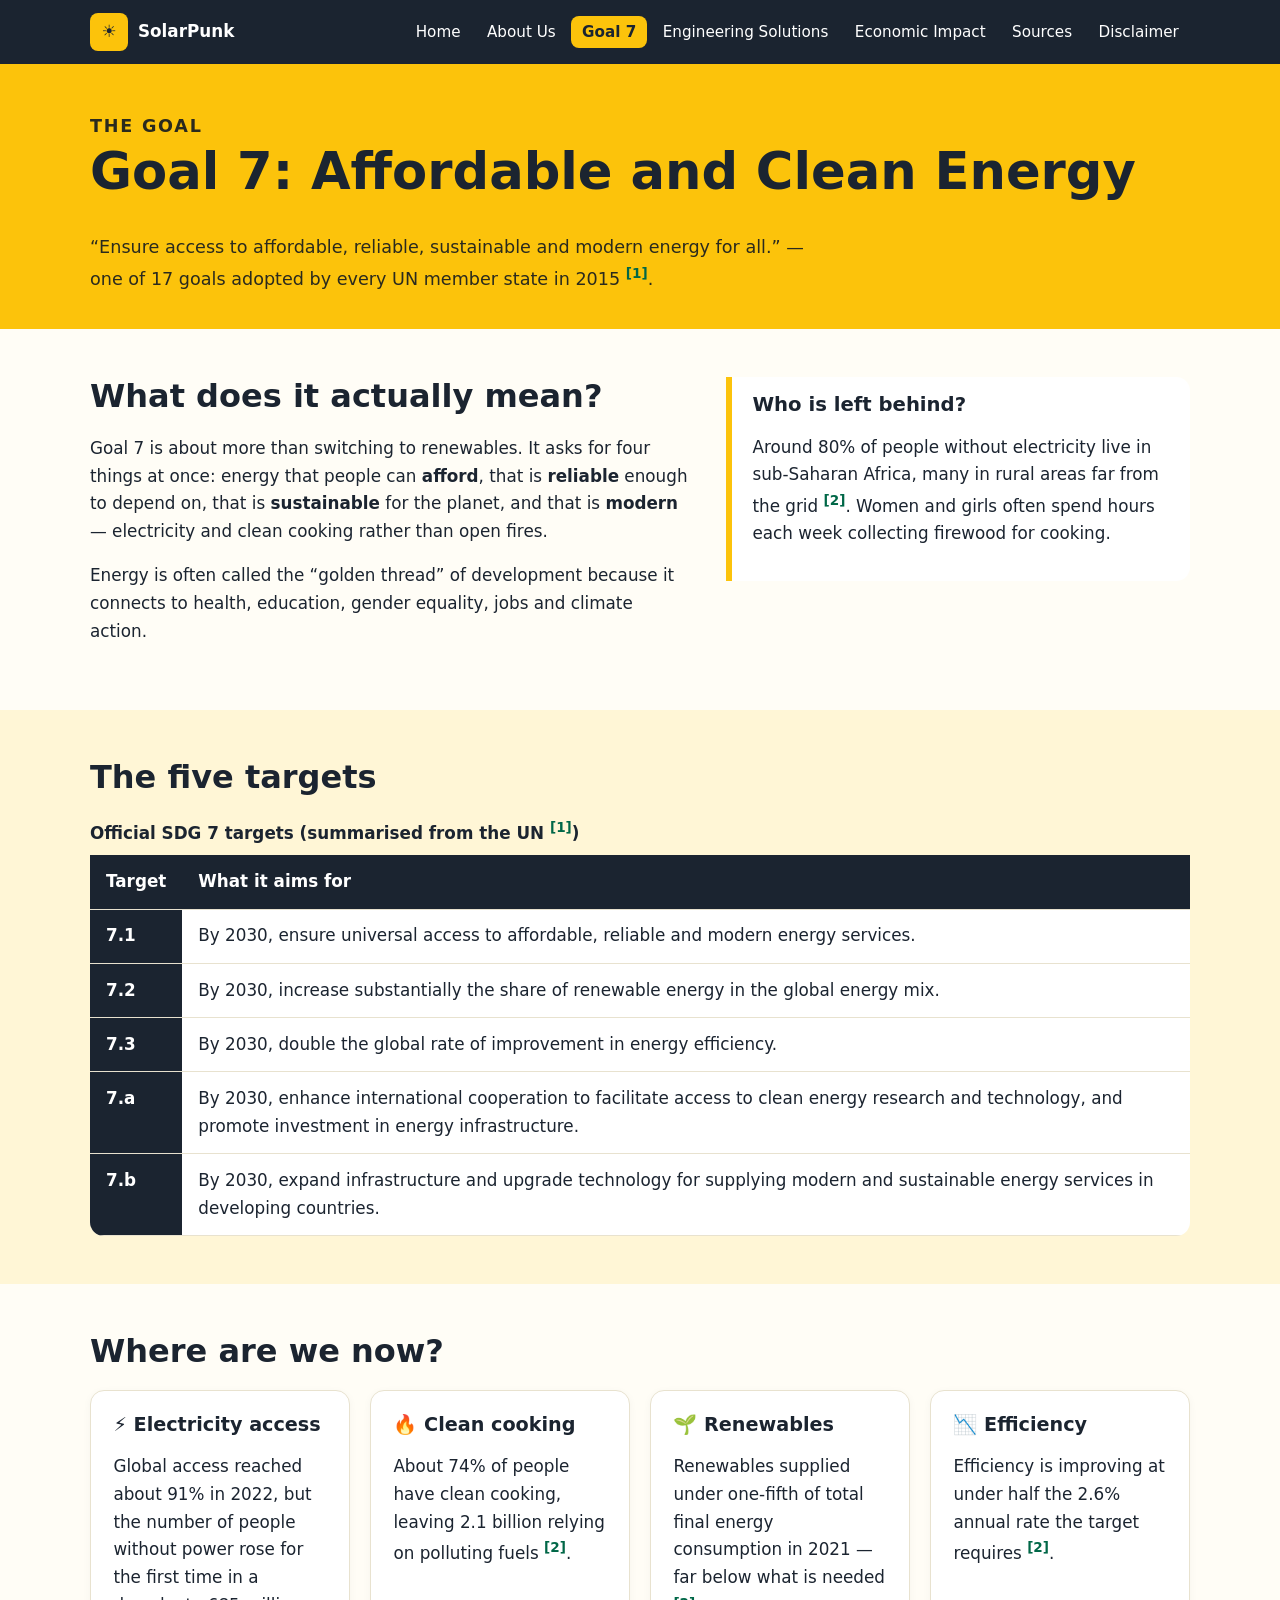
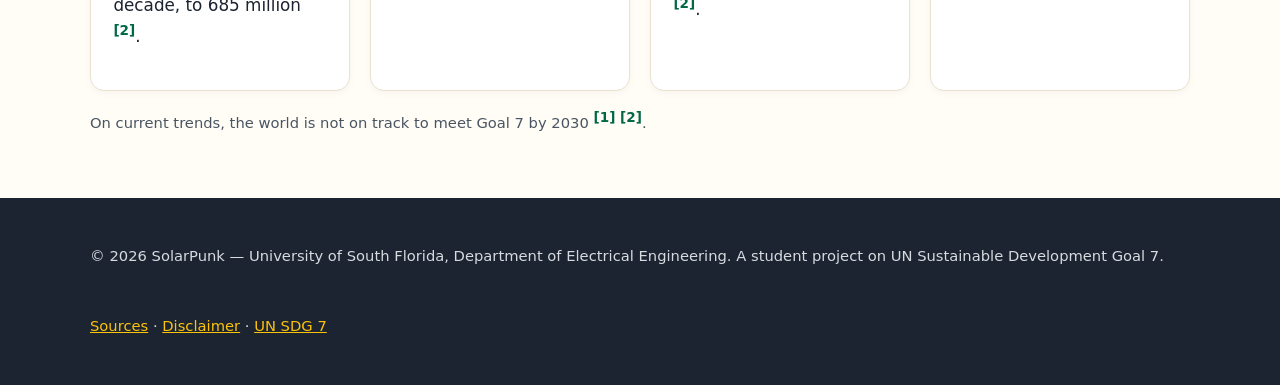
<file: goal7.html>
<!DOCTYPE html>
<html lang="en">
<head>
  <meta charset="UTF-8">
  <meta name="viewport" content="width=device-width, initial-scale=1">
  <title>Goal 7 | SolarPunk – SDG 7</title>
  <meta name="description" content="What UN Sustainable Development Goal 7 means, its targets, and global progress so far.">
  <link rel="icon" href="data:image/svg+xml,<svg xmlns='http://www.w3.org/2000/svg' viewBox='0 0 100 100'><text y='.9em' font-size='90'>☀️</text></svg>">
  <link rel="stylesheet" href="css/styles.css">
</head>
<body>
  <a class="skip" href="#main">Skip to main content</a>
  <header class="site-header">
    <nav class="nav container" aria-label="Main">
      <a class="brand" href="index.html"><span class="brand-badge" aria-hidden="true">☀</span> SolarPunk</a>
      <button class="nav-toggle" aria-expanded="false" aria-controls="nav-links">☰ Menu</button>
      <ul class="nav-links" id="nav-links">
        <li><a href="index.html">Home</a></li>
        <li><a href="about.html">About Us</a></li>
        <li><a href="goal7.html" aria-current="page">Goal 7</a></li>
        <li><a href="engineering.html">Engineering Solutions</a></li>
        <li><a href="economic.html">Economic Impact</a></li>
        <li><a href="sources.html">Sources</a></li>
        <li><a href="disclaimer.html">Disclaimer</a></li>
      </ul>
    </nav>
  </header>
  <main id="main">
    <div class="page-banner"><div class="container">
      <p class="eyebrow">The goal</p>
      <h1>Goal 7: Affordable and Clean Energy</h1>
      <p>“Ensure access to affordable, reliable, sustainable and modern energy for all.” — one of 17 goals adopted by every UN member state in 2015 <a class="cite" href="sources.html#src1" aria-label="Source 1">[1]</a>.</p>
    </div></div>
    <section>
      <div class="container two-col">
        <div class="prose">
          <h2>What does it actually mean?</h2>
          <p>Goal 7 is about more than switching to renewables. It asks for four things at once: energy that people can <strong>afford</strong>, that is <strong>reliable</strong> enough to depend on, that is <strong>sustainable</strong> for the planet, and that is <strong>modern</strong> — electricity and clean cooking rather than open fires.</p>
          <p>Energy is often called the “golden thread” of development because it connects to health, education, gender equality, jobs and climate action.</p>
        </div>
        <aside class="callout">
          <h3>Who is left behind?</h3>
          <p>Around 80% of people without electricity live in sub-Saharan Africa, many in rural areas far from the grid <a class="cite" href="sources.html#src2" aria-label="Source 2">[2]</a>. Women and girls often spend hours each week collecting firewood for cooking.</p>
        </aside>
      </div>
    </section>
    <section class="tint">
      <div class="container">
        <h2>The five targets</h2>
        <div class="table-wrap">
          <table>
            <caption>Official SDG 7 targets (summarised from the UN <a class="cite" href="sources.html#src1" aria-label="Source 1">[1]</a>)</caption>
            <thead><tr><th scope="col">Target</th><th scope="col">What it aims for</th></tr></thead>
            <tbody>
            <tr><th scope="row">7.1</th><td>By 2030, ensure universal access to affordable, reliable and modern energy services.</td></tr>
            <tr><th scope="row">7.2</th><td>By 2030, increase substantially the share of renewable energy in the global energy mix.</td></tr>
            <tr><th scope="row">7.3</th><td>By 2030, double the global rate of improvement in energy efficiency.</td></tr>
            <tr><th scope="row">7.a</th><td>By 2030, enhance international cooperation to facilitate access to clean energy research and technology, and promote investment in energy infrastructure.</td></tr>
            <tr><th scope="row">7.b</th><td>By 2030, expand infrastructure and upgrade technology for supplying modern and sustainable energy services in developing countries.</td></tr>
            </tbody>
          </table>
        </div>
      </div>
    </section>
    <section>
      <div class="container">
        <h2>Where are we now?</h2>
        <div class="grid">
          <div class="card"><h3>⚡ Electricity access</h3><p>Global access reached about 91% in 2022, but the number of people without power rose for the first time in a decade, to 685 million <a class="cite" href="sources.html#src2" aria-label="Source 2">[2]</a>.</p></div>
          <div class="card"><h3>🔥 Clean cooking</h3><p>About 74% of people have clean cooking, leaving 2.1 billion relying on polluting fuels <a class="cite" href="sources.html#src2" aria-label="Source 2">[2]</a>.</p></div>
          <div class="card"><h3>🌱 Renewables</h3><p>Renewables supplied under one-fifth of total final energy consumption in 2021 — far below what is needed <a class="cite" href="sources.html#src2" aria-label="Source 2">[2]</a>.</p></div>
          <div class="card"><h3>📉 Efficiency</h3><p>Efficiency is improving at under half the 2.6% annual rate the target requires <a class="cite" href="sources.html#src2" aria-label="Source 2">[2]</a>.</p></div>
        </div>
        <p class="note">On current trends, the world is not on track to meet Goal 7 by 2030 <a class="cite" href="sources.html#src1" aria-label="Source 1">[1]</a> <a class="cite" href="sources.html#src2" aria-label="Source 2">[2]</a>.</p>
      </div>
    </section>
  </main>
  <footer class="site-footer">
    <div class="container footer-grid">
      <p>© <span id="year">2026</span> SolarPunk — University of South Florida, Department of Electrical Engineering. A student project on UN Sustainable Development Goal 7.</p>
      <p><a href="sources.html">Sources</a> · <a href="disclaimer.html">Disclaimer</a> · <a href="https://sdgs.un.org/goals/goal7" rel="noopener">UN SDG 7</a></p>
    </div>
  </footer>
  <script src="js/main.js"></script>
</body>
</html>
</file>
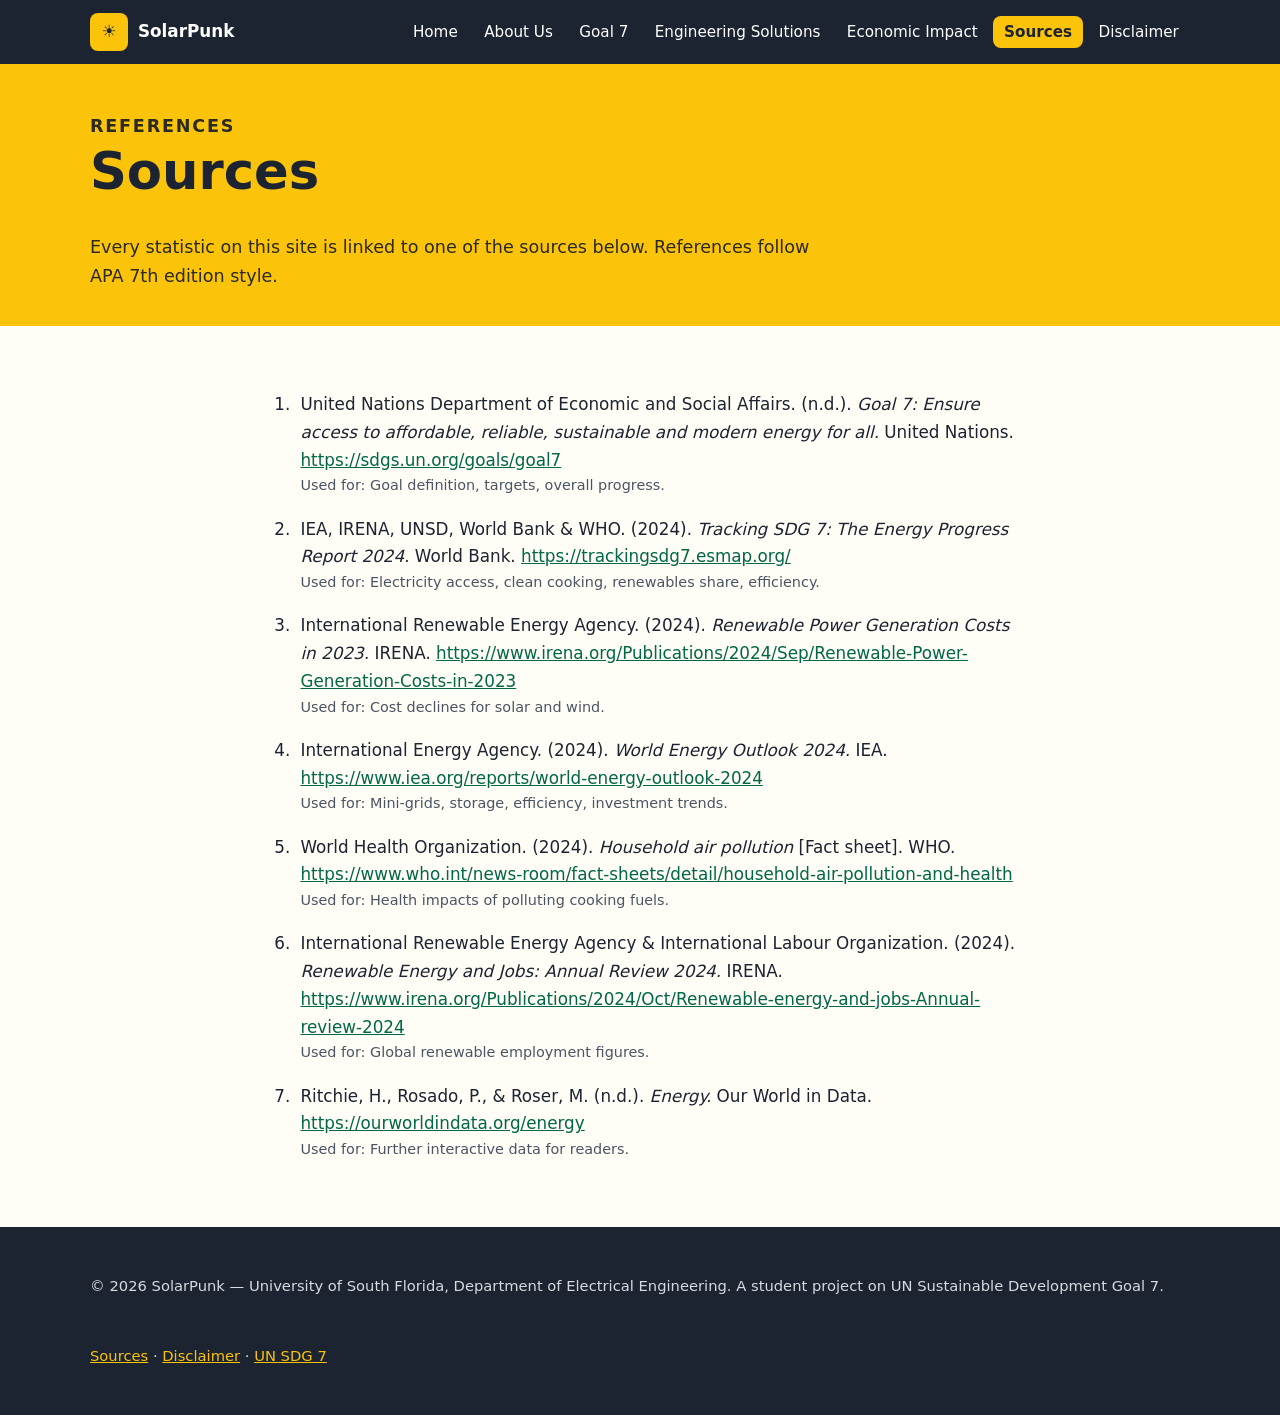
<file: sources.html>
<!DOCTYPE html>
<html lang="en">
<head>
  <meta charset="UTF-8">
  <meta name="viewport" content="width=device-width, initial-scale=1">
  <title>Sources | SolarPunk – SDG 7</title>
  <meta name="description" content="References cited on the SolarPunk SDG 7 website.">
  <link rel="icon" href="data:image/svg+xml,<svg xmlns='http://www.w3.org/2000/svg' viewBox='0 0 100 100'><text y='.9em' font-size='90'>☀️</text></svg>">
  <link rel="stylesheet" href="css/styles.css">
</head>
<body>
  <a class="skip" href="#main">Skip to main content</a>
  <header class="site-header">
    <nav class="nav container" aria-label="Main">
      <a class="brand" href="index.html"><span class="brand-badge" aria-hidden="true">☀</span> SolarPunk</a>
      <button class="nav-toggle" aria-expanded="false" aria-controls="nav-links">☰ Menu</button>
      <ul class="nav-links" id="nav-links">
        <li><a href="index.html">Home</a></li>
        <li><a href="about.html">About Us</a></li>
        <li><a href="goal7.html">Goal 7</a></li>
        <li><a href="engineering.html">Engineering Solutions</a></li>
        <li><a href="economic.html">Economic Impact</a></li>
        <li><a href="sources.html" aria-current="page">Sources</a></li>
        <li><a href="disclaimer.html">Disclaimer</a></li>
      </ul>
    </nav>
  </header>
  <main id="main">
    <div class="page-banner"><div class="container">
      <p class="eyebrow">References</p>
      <h1>Sources</h1>
      <p>Every statistic on this site is linked to one of the sources below. References follow APA 7th edition style.</p>
    </div></div>
    <section>
      <div class="container prose">
        <ol class="sources">
          <li id="src1">United Nations Department of Economic and Social Affairs. (n.d.). <em>Goal 7: Ensure access to affordable, reliable, sustainable and modern energy for all.</em> United Nations. <a href="https://sdgs.un.org/goals/goal7" rel="noopener">https://sdgs.un.org/goals/goal7</a><span class="used">Used for: Goal definition, targets, overall progress.</span></li>
          <li id="src2">IEA, IRENA, UNSD, World Bank &amp; WHO. (2024). <em>Tracking SDG 7: The Energy Progress Report 2024.</em> World Bank. <a href="https://trackingsdg7.esmap.org/" rel="noopener">https://trackingsdg7.esmap.org/</a><span class="used">Used for: Electricity access, clean cooking, renewables share, efficiency.</span></li>
          <li id="src3">International Renewable Energy Agency. (2024). <em>Renewable Power Generation Costs in 2023.</em> IRENA. <a href="https://www.irena.org/Publications/2024/Sep/Renewable-Power-Generation-Costs-in-2023" rel="noopener">https://www.irena.org/Publications/2024/Sep/Renewable-Power-Generation-Costs-in-2023</a><span class="used">Used for: Cost declines for solar and wind.</span></li>
          <li id="src4">International Energy Agency. (2024). <em>World Energy Outlook 2024.</em> IEA. <a href="https://www.iea.org/reports/world-energy-outlook-2024" rel="noopener">https://www.iea.org/reports/world-energy-outlook-2024</a><span class="used">Used for: Mini-grids, storage, efficiency, investment trends.</span></li>
          <li id="src5">World Health Organization. (2024). <em>Household air pollution</em> [Fact sheet]. WHO. <a href="https://www.who.int/news-room/fact-sheets/detail/household-air-pollution-and-health" rel="noopener">https://www.who.int/news-room/fact-sheets/detail/household-air-pollution-and-health</a><span class="used">Used for: Health impacts of polluting cooking fuels.</span></li>
          <li id="src6">International Renewable Energy Agency &amp; International Labour Organization. (2024). <em>Renewable Energy and Jobs: Annual Review 2024.</em> IRENA. <a href="https://www.irena.org/Publications/2024/Oct/Renewable-energy-and-jobs-Annual-review-2024" rel="noopener">https://www.irena.org/Publications/2024/Oct/Renewable-energy-and-jobs-Annual-review-2024</a><span class="used">Used for: Global renewable employment figures.</span></li>
          <li id="src7">Ritchie, H., Rosado, P., &amp; Roser, M. (n.d.). <em>Energy.</em> Our World in Data. <a href="https://ourworldindata.org/energy" rel="noopener">https://ourworldindata.org/energy</a><span class="used">Used for: Further interactive data for readers.</span></li>
      </div>
    </section>
  </main>
  <footer class="site-footer">
    <div class="container footer-grid">
      <p>© <span id="year">2026</span> SolarPunk — University of South Florida, Department of Electrical Engineering. A student project on UN Sustainable Development Goal 7.</p>
      <p><a href="sources.html">Sources</a> · <a href="disclaimer.html">Disclaimer</a> · <a href="https://sdgs.un.org/goals/goal7" rel="noopener">UN SDG 7</a></p>
    </div>
  </footer>
  <script src="js/main.js"></script>
</body>
</html>
</file>
<file: css/styles.css>
:root {
  --sdg7: #fcc30b;        /* official SDG 7 yellow */
  --sdg7-dark: #b88a00;
  --ink: #1b2430;
  --muted: #4a5563;
  --bg: #fffdf6;
  --card: #ffffff;
  --line: #e8e2cf;
  --accent: #006747;      /* USF green */
  --radius: 14px;
  --max: 1100px;
  font-family: "Segoe UI", system-ui, -apple-system, Roboto, Arial, sans-serif;
}
* { box-sizing: border-box; }
body { margin: 0; color: var(--ink); background: var(--bg); line-height: 1.65; font-size: 1.05rem; }
img { max-width: 100%; display: block; }
a { color: var(--accent); }
a:hover { color: #004a33; }
:focus-visible { outline: 3px solid var(--accent); outline-offset: 3px; }
h1, h2, h3 { line-height: 1.2; margin: 0 0 .6em; }
h1 { font-size: clamp(2rem, 5vw, 3.2rem); }
h2 { font-size: clamp(1.5rem, 3vw, 2rem); }
.container { width: min(var(--max), 92%); margin-inline: auto; }
.skip { position: absolute; left: -999px; top: 0; background: var(--ink); color: #fff; padding: .6rem 1rem; z-index: 10; }
.skip:focus { left: 1rem; }

/* Header / nav */
.site-header { background: var(--ink); color: #fff; position: sticky; top: 0; z-index: 5; }
.nav { display: flex; align-items: center; justify-content: space-between; gap: 1rem; padding: .8rem 0; }
.brand { display: flex; align-items: center; gap: .6rem; color: #fff; text-decoration: none; font-weight: 700; }
.brand-badge { background: var(--sdg7); color: var(--ink); width: 2.4rem; height: 2.4rem; border-radius: 8px; display: grid; place-items: center; font-weight: 800; }
.nav-toggle { display: none; background: none; border: 2px solid #fff; color: #fff; border-radius: 8px; padding: .35rem .7rem; font-size: 1rem; cursor: pointer; }
.nav-links { list-style: none; display: flex; flex-wrap: wrap; gap: .25rem; margin: 0; padding: 0; }
.nav-links a { color: #fff; text-decoration: none; padding: .45rem .7rem; border-radius: 8px; font-size: .95rem; }
.nav-links a:hover { background: rgba(255,255,255,.12); }
.nav-links a[aria-current="page"] { background: var(--sdg7); color: var(--ink); font-weight: 700; }
@media (max-width: 860px) {
  .nav-toggle { display: block; }
  .nav { flex-wrap: wrap; }
  .nav-links { display: none; width: 100%; flex-direction: column; padding-bottom: .6rem; }
  .nav-links.open { display: flex; }
}

/* Hero & page banners */
.hero { background: linear-gradient(135deg, var(--sdg7) 0%, #ffd94d 55%, #9fdcc4 100%); padding: 5rem 0 4rem; }
.hero p.lead { font-size: 1.25rem; max-width: 60ch; color: #2a2a1e; }
.page-banner { background: var(--sdg7); padding: 3rem 0 2.2rem; }
.page-banner p { max-width: 65ch; margin: 0; color: #2a2a1e; font-size: 1.1rem; }
.eyebrow { text-transform: uppercase; letter-spacing: .1em; font-size: .8rem; font-weight: 700; margin-bottom: .5rem; }
.btn { display: inline-block; background: var(--ink); color: #fff; text-decoration: none; padding: .8rem 1.3rem; border-radius: 999px; font-weight: 600; margin: .3rem .4rem 0 0; }
.btn:hover { background: #000; color: #fff; }
.btn.alt { background: transparent; color: var(--ink); border: 2px solid var(--ink); }

/* Sections & cards */
main section { padding: 3rem 0; }
main section.tint { background: #fff6d6; }
.grid { display: grid; gap: 1.25rem; grid-template-columns: repeat(auto-fit, minmax(240px, 1fr)); }
.card { background: var(--card); border: 1px solid var(--line); border-radius: var(--radius); padding: 1.4rem; box-shadow: 0 2px 8px rgba(0,0,0,.04); }
.card h3 { font-size: 1.2rem; }
.icon { font-size: 2rem; margin-bottom: .4rem; }
.stat { text-align: center; }
.stat strong { display: block; font-size: 2.4rem; color: var(--ink); line-height: 1.1; }
.stat strong span { color: var(--sdg7-dark); }
.stat p { margin: .4rem 0 0; color: var(--muted); }
.cite { font-size: .85rem; vertical-align: super; text-decoration: none; font-weight: 700; }
.note { color: var(--muted); font-size: .92rem; }
.prose { max-width: 72ch; }
.two-col { display: grid; gap: 2rem; grid-template-columns: 1.3fr 1fr; align-items: start; }
@media (max-width: 760px) { .two-col { grid-template-columns: 1fr; } }
.callout { border-left: 6px solid var(--sdg7); background: #fff; padding: 1rem 1.3rem; border-radius: 0 var(--radius) var(--radius) 0; }

/* Targets table */
table { width: 100%; border-collapse: collapse; background: #fff; border-radius: var(--radius); overflow: hidden; }
caption { text-align: left; font-weight: 700; padding-bottom: .5rem; }
th, td { text-align: left; padding: .8rem 1rem; border-bottom: 1px solid var(--line); vertical-align: top; }
th { background: var(--ink); color: #fff; }
.table-wrap { overflow-x: auto; }

/* Bar chart */
.bars { display: grid; gap: .7rem; }
.bar { display: grid; grid-template-columns: 9rem 1fr; align-items: center; gap: .8rem; }
.bar-track { background: #efe7cc; border-radius: 999px; overflow: hidden; height: 1.6rem; }
.bar-fill { background: var(--accent); color: #fff; height: 100%; font-size: .85rem; font-weight: 700; display: flex; align-items: center; justify-content: flex-end; padding-right: .6rem; width: 0; transition: width 1.2s ease; }
.bar-fill.fossil { background: #7b6f5a; }

/* Team */
.member { text-align: center; }
.avatar { width: 96px; height: 96px; border-radius: 50%; margin: 0 auto .8rem; display: grid; place-items: center; font-size: 1.8rem; font-weight: 800; color: var(--ink); background: var(--sdg7); }
.role { color: var(--accent); font-weight: 600; margin: -.3rem 0 .5rem; }

.team { grid-template-columns: repeat(auto-fit, minmax(230px, 1fr)); }
.photo { width: 140px; height: 140px; border-radius: 50%; object-fit: cover; object-position: center top; margin: 0 auto 1rem; border: 4px solid var(--sdg7); }
.tags { list-style: none; padding: 0; margin: .8rem 0 0; display: flex; flex-wrap: wrap; gap: .4rem; justify-content: center; }
.tags li { background: #e6f2ed; color: var(--accent); font-size: .8rem; font-weight: 600; padding: .25rem .65rem; border-radius: 999px; }
.card ul { padding-left: 1.2rem; margin: 0; }

/* Sources */
ol.sources li { margin-bottom: 1.1rem; padding-left: .3rem; }
ol.sources .used { display: block; color: var(--muted); font-size: .9rem; }

/* Footer */
.site-footer { background: var(--ink); color: #d7dbe0; padding: 2rem 0; font-size: .92rem; }
.site-footer a { color: var(--sdg7); }
.footer-grid { display: flex; flex-wrap: wrap; gap: 1rem 2rem; justify-content: space-between; }

@media (prefers-reduced-motion: reduce) { .bar-fill { transition: none; } html { scroll-behavior: auto; } }
</file>
